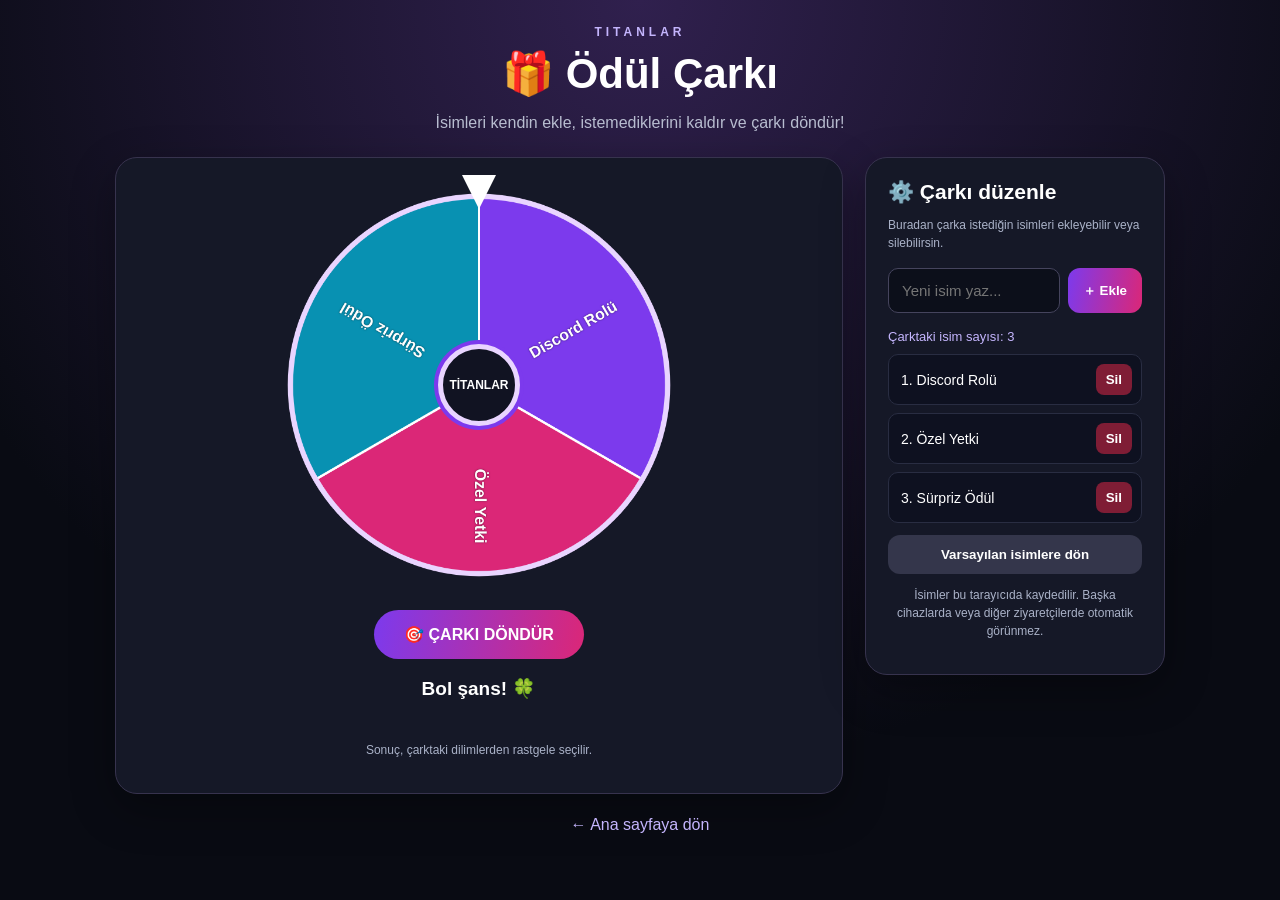
<file: templates/cark.html>
<!DOCTYPE html>
<html lang="tr">
<head>
<meta charset="UTF-8">
<meta name="viewport" content="width=device-width, initial-scale=1">
<title>Titanlar | Ödül Çarkı</title>
<style>
* { box-sizing: border-box; }

body {
  margin: 0;
  min-height: 100vh;
  padding: 25px 15px;
  background: radial-gradient(circle at top, #30204e, #090b13 70%);
  color: #fff;
  font-family: Arial, sans-serif;
}

header {
  text-align: center;
  margin-bottom: 25px;
}

header h1 {
  font-size: clamp(28px, 5vw, 42px);
  margin: 10px;
}

header p { color: #b8bdd0; }

.layout {
  max-width: 1050px;
  margin: auto;
  display: grid;
  grid-template-columns: minmax(0, 1fr) 300px;
  gap: 22px;
  align-items: start;
}

.panel {
  background: #151827;
  border: 1px solid #37334e;
  border-radius: 22px;
  padding: 22px;
  box-shadow: 0 15px 45px #0005;
}

.wheel-box {
  position: relative;
  width: min(100%, 410px);
  margin: 0 auto 20px;
}

canvas {
  display: block;
  width: 100%;
  height: auto;
}

.pointer {
  position: absolute;
  top: -5px;
  left: 50%;
  transform: translateX(-50%);
  z-index: 2;
  width: 0;
  height: 0;
  border-left: 17px solid transparent;
  border-right: 17px solid transparent;
  border-top: 34px solid white;
}

.hub {
  position: absolute;
  top: 50%;
  left: 50%;
  transform: translate(-50%, -50%);
  width: 20%;
  aspect-ratio: 1;
  border: 5px solid #e9d5ff;
  border-radius: 50%;
  background: #111322;
  box-shadow: 0 0 0 4px #7c3aed;
  display: grid;
  place-items: center;
  font-size: clamp(8px, 2vw, 12px);
  font-weight: 900;
  pointer-events: none;
}

button {
  border: 0;
  border-radius: 12px;
  padding: 12px 15px;
  background: linear-gradient(100deg, #7c3aed, #db2777);
  color: white;
  font-weight: bold;
  cursor: pointer;
}

button:disabled {
  opacity: .5;
  cursor: wait;
}

.spin {
  display: block;
  margin: auto;
  border-radius: 50px;
  padding: 15px 30px;
  font-size: 16px;
}

#result {
  text-align: center;
  min-height: 52px;
  margin: 18px 0 0;
  font-size: 19px;
  font-weight: bold;
  overflow-wrap: anywhere;
}

.small {
  color: #aab2c8;
  font-size: 12px;
  line-height: 1.5;
  text-align: center;
}

h2 {
  font-size: 21px;
  margin: 0 0 8px;
}

input {
  width: 100%;
  padding: 13px;
  border: 1px solid #45445d;
  border-radius: 10px;
  background: #0c0f1a;
  color: white;
  font-size: 15px;
  outline: none;
}

input:focus { border-color: #a78bfa; }

.add-row {
  display: flex;
  gap: 8px;
  margin: 16px 0;
}

.add-row input {
  min-width: 0;
  flex: 1;
}

.add-row button { white-space: nowrap; }

#count {
  color: #c4b5fd;
  font-size: 13px;
  margin: 10px 0;
}

#prizeList {
  display: flex;
  flex-direction: column;
  gap: 8px;
}

.prize-row {
  display: flex;
  align-items: center;
  gap: 8px;
  background: #0e1120;
  border: 1px solid #292d42;
  border-radius: 10px;
  padding: 9px 9px 9px 12px;
}

.prize-name {
  flex: 1;
  min-width: 0;
  overflow-wrap: anywhere;
  font-size: 14px;
}

.remove {
  padding: 8px 10px;
  background: #7f1d35;
  border-radius: 8px;
}

.clear {
  margin-top: 12px;
  width: 100%;
  background: #34364b;
}

.back {
  display: block;
  text-align: center;
  margin: 22px;
  color: #c4b5fd;
  text-decoration: none;
}

@media (max-width: 760px) {
  .layout { grid-template-columns: 1fr; }
  .panel { padding: 17px; }
  .editor { order: 2; }
  .wheel-panel { order: 1; }
}
</style>
</head>

<body>
<header>
  <div style="color:#c4b5fd;letter-spacing:4px;font-size:12px;font-weight:bold">
    TITANLAR
  </div>
  <h1>🎁 Ödül Çarkı</h1>
  <p>İsimleri kendin ekle, istemediklerini kaldır ve çarkı döndür!</p>
</header>

<main class="layout">
  <section class="panel wheel-panel">
    <div class="wheel-box">
      <div class="pointer"></div>
      <canvas id="wheel" width="700" height="700"></canvas>
      <div class="hub">TİTANLAR</div>
    </div>

    <button class="spin" id="spin" type="button">
      🎯 ÇARKI DÖNDÜR
    </button>

    <div id="result" aria-live="polite">Bol şans! 🍀</div>
    <p class="small">Sonuç, çarktaki dilimlerden rastgele seçilir.</p>
  </section>

  <aside class="panel editor">
    <h2>⚙️ Çarkı düzenle</h2>
    <p class="small" style="text-align:left">
      Buradan çarka istediğin isimleri ekleyebilir veya silebilirsin.
    </p>

    <form id="addForm" class="add-row">
      <input
        id="newPrize"
        maxlength="35"
        placeholder="Yeni isim yaz..."
        autocomplete="off"
        required
      >
      <button type="submit">＋ Ekle</button>
    </form>

    <div id="count"></div>
    <div id="prizeList"></div>

    <button class="clear" id="reset" type="button">
      Varsayılan isimlere dön
    </button>

    <p class="small">
      İsimler bu tarayıcıda kaydedilir. Başka cihazlarda veya diğer
      ziyaretçilerde otomatik görünmez.
    </p>
  </aside>
</main>

<a class="back" href="/">← Ana sayfaya dön</a>

<script>
(() => {
  const defaults = ["Discord Rolü", "Özel Yetki", "Sürpriz Ödül"];
  const colors = [
    "#7c3aed", "#db2777", "#0891b2", "#ea580c",
    "#16a34a", "#ca8a04", "#2563eb", "#9333ea"
  ];

  let prizes = defaults.slice();

  try {
    const saved = JSON.parse(
      localStorage.getItem("titanlarWheelPrizes")
    );

    if (
      Array.isArray(saved) &&
      saved.length &&
      saved.every(x => typeof x === "string" && x.trim()) &&
      saved.length <= 100
    ) {
      prizes = saved;
    }
  } catch (_) {}

  const canvas = document.getElementById("wheel");
  const ctx = canvas.getContext("2d");
  const spin = document.getElementById("spin");
  const result = document.getElementById("result");
  const list = document.getElementById("prizeList");
  const count = document.getElementById("count");
  const form = document.getElementById("addForm");
  const input = document.getElementById("newPrize");
  const reset = document.getElementById("reset");

  let rotation = 0;
  let spinning = false;
  let resultTimer;

  function showResult(message, clearAfter = 0) {
    clearTimeout(resultTimer);
    result.textContent = message;

    if (clearAfter > 0) {
      resultTimer = setTimeout(() => {
        result.textContent = "";
      }, clearAfter);
    }
  }

  function save() {
    try {
      localStorage.setItem(
        "titanlarWheelPrizes",
        JSON.stringify(prizes)
      );
    } catch (_) {}
  }

  function drawWheel() {
    const size = canvas.width;
    const center = size / 2;
    const radius = size * 0.46;

    ctx.clearRect(0, 0, size, size);

    if (!prizes.length) {
      ctx.beginPath();
      ctx.arc(center, center, radius, 0, Math.PI * 2);
      ctx.fillStyle = "#34364b";
      ctx.fill();

      ctx.fillStyle = "#fff";
      ctx.textAlign = "center";
      ctx.font = "bold 30px Arial";
      ctx.fillText("Önce isim ekle!", center, center);
      return;
    }

    const arc = (2 * Math.PI) / prizes.length;

    ctx.save();
    ctx.translate(center, center);
    ctx.rotate(rotation);

    prizes.forEach((name, i) => {
      const start = -Math.PI / 2 + i * arc;
      const end = start + arc;

      ctx.beginPath();
      ctx.moveTo(0, 0);
      ctx.arc(0, 0, radius, start, end);
      ctx.closePath();
      ctx.fillStyle = colors[i % colors.length];
      ctx.fill();
      ctx.strokeStyle = "#fff";
      ctx.lineWidth = 4;
      ctx.stroke();

      ctx.save();
      ctx.rotate(start + arc / 2);
      ctx.textAlign = "right";
      ctx.textBaseline = "middle";
      ctx.fillStyle = "#fff";
      ctx.font =
        "bold " +
        (prizes.length > 12 ? "19px" :
         prizes.length > 7 ? "23px" : "27px") +
        " Arial";
      ctx.shadowColor = "#0009";
      ctx.shadowBlur = 3;
      ctx.fillText(name, radius * 0.84, 0, radius * 0.68);
      ctx.restore();
    });

    ctx.beginPath();
    ctx.arc(0, 0, radius, 0, Math.PI * 2);
    ctx.strokeStyle = "#e9d5ff";
    ctx.lineWidth = 9;
    ctx.stroke();

    ctx.restore();
  }

  function renderList() {
    list.replaceChildren();
    count.textContent = "Çarktaki isim sayısı: " + prizes.length;

    prizes.forEach((name, i) => {
      const row = document.createElement("div");
      row.className = "prize-row";

      const label = document.createElement("span");
      label.className = "prize-name";
      label.textContent = (i + 1) + ". " + name;

      const remove = document.createElement("button");
      remove.type = "button";
      remove.className = "remove";
      remove.textContent = "Sil";
      remove.setAttribute("aria-label", name + " dilimini sil");

      remove.addEventListener("click", () => {
        if (spinning) return;

        prizes.splice(i, 1);
        save();
        renderList();
        drawWheel();
        showResult("Çark güncellendi.");
      });

      row.append(label, remove);
      list.appendChild(row);
    });
  }

  form.addEventListener("submit", event => {
    event.preventDefault();

    if (spinning) return;

    const name = input.value.trim();
    if (!name) return;

    if (prizes.length >= 100) {
      showResult("En fazla 100 isim ekleyebilirsin.");
      return;
    }

    prizes.push(name);
    save();
    renderList();
    drawWheel();
    input.value = "";
    input.focus();
    showResult(name + " çarka eklendi!");
  });

  reset.addEventListener("click", () => {
    if (spinning) return;

    prizes = defaults.slice();
    save();
    renderList();
    drawWheel();
    showResult("Varsayılan isimler geri yüklendi.");
  });

  spin.addEventListener("click", () => {
    if (spinning) return;

    if (!prizes.length) {
      showResult("Önce en az bir isim ekle!");
      return;
    }

    clearTimeout(resultTimer);
    spinning = true;
    spin.disabled = true;
    showResult("🎡 Çark dönüyor...");

    const arc = (2 * Math.PI) / prizes.length;
    const winner = Math.floor(Math.random() * prizes.length);

    const start = rotation;
    const current =
      ((start % (2 * Math.PI)) + 2 * Math.PI) % (2 * Math.PI);

    // Seçilen dilimin merkezi oku tam karşılar.
    const desired =
      (-(winner + 0.5) * arc + 2 * Math.PI) % (2 * Math.PI);

    const extra =
      (desired - current + 2 * Math.PI) % (2 * Math.PI);

    const target = start + 2 * Math.PI * 6 + extra;
    const startTime = performance.now();
    const duration = 4200;

    function animate(now) {
      const progress = Math.min(1, (now - startTime) / duration);
      const eased = 1 - Math.pow(1 - progress, 4);

      rotation = start + (target - start) * eased;
      drawWheel();

      if (progress < 1) {
        requestAnimationFrame(animate);
      } else {
        rotation = target % (2 * Math.PI);
        drawWheel();

        /// Kazanan kişiyi önce kaydet ve sonucu göster.
const winnerName = prizes[winner];
showResult("🏆 KAZANAN: " + winnerName, 3000);

// Kazanan kişiyi çarktan ve listeden sil.
prizes.splice(winner, 1);
save();
renderList();
drawWheel();

// Çarkı yeniden kullanılabilir hâle getir.
spinning = false;
spin.disabled = false;
      }
    }

    requestAnimationFrame(animate);
  });

  renderList();
  drawWheel();
})();
</script>
</body>
</html>
</file>
